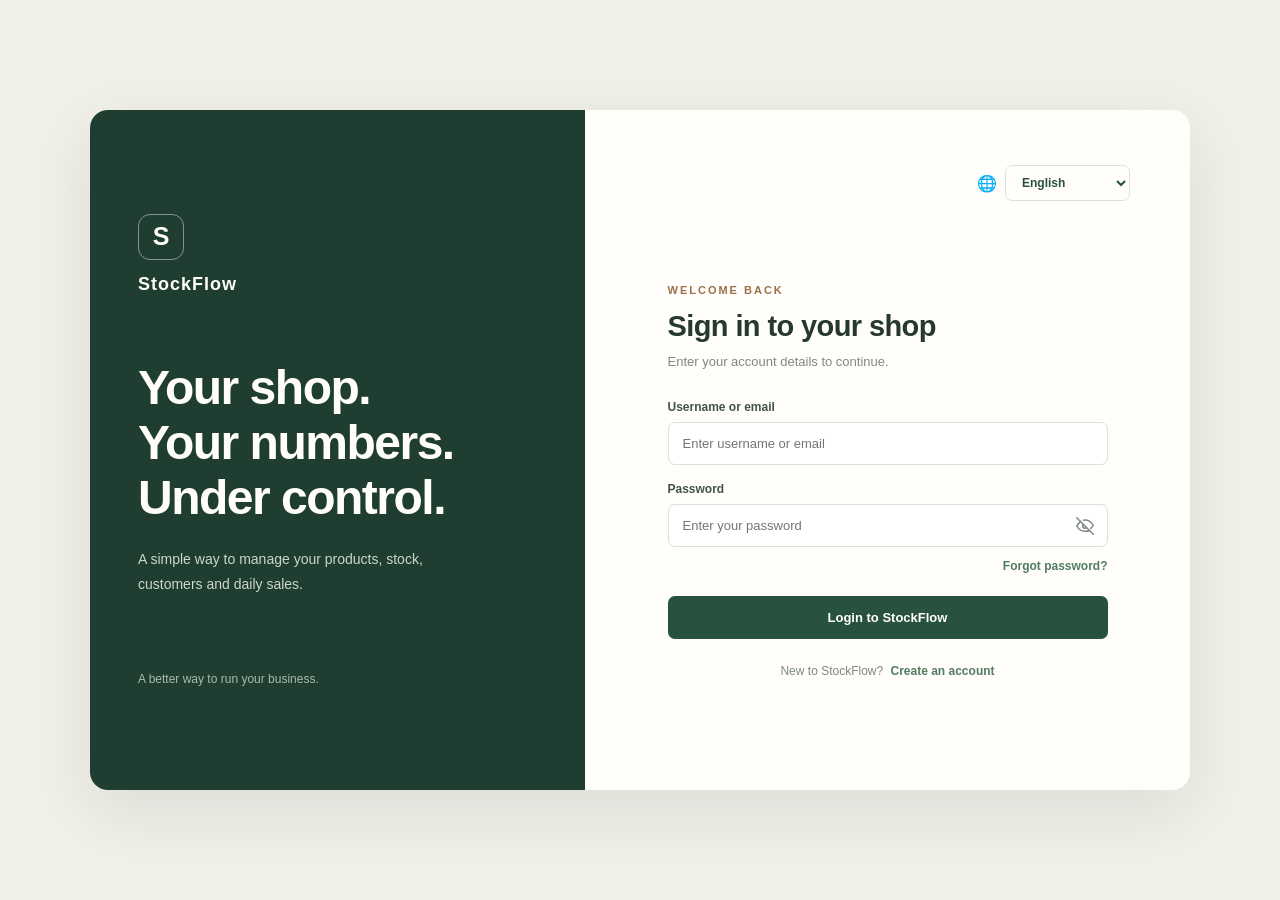
<file: index.html>
<!DOCTYPE html>
<html lang="en">
<head>
  <meta charset="UTF-8">
  <meta name="viewport" content="width=device-width, initial-scale=1.0">
  <title>StockFlow | Shop Management</title>
  <link rel="stylesheet" href="auth.css">
</head>
<body class="auth-body">

  <main class="auth-layout">
    <section class="auth-brand">
      <div class="brand-mark">S</div>
      <p class="brand-name">StockFlow</p>
      <h1>Your shop.<br>Your numbers.<br>Under control.</h1>
      <p class="brand-description">
        A simple way to manage your products, stock, customers and daily sales.
      </p>
      <div class="brand-footer">A better way to run your business.</div>
    </section>

    <section class="auth-panel">
      <div class="language-picker">
  <span>🌐</span>
  <select id="languageSelect" aria-label="Choose language">
    <option value="en">English</option>
    <option value="kn">ಕನ್ನಡ</option>
    <option value="hi">हिन्दी</option>
  </select>
</div>

      <!-- LOGIN -->
      <section id="view-login" class="auth-view">
        <span class="eyebrow">WELCOME BACK</span>
        <h2>Sign in to your shop</h2>
        <p class="muted">Enter your account details to continue.</p>

        <div id="authMessage" class="message hidden"></div>

        <form id="loginForm">
          <label for="loginId">Username or email</label>
          <input id="loginId" type="text" placeholder="Enter username or email" required>

          <label for="loginPass">Password</label>
          <input id="loginPass" type="password" placeholder="Enter your password" required>

          <div class="form-extra">
            <a href="#" id="showForgot">Forgot password?</a>
          </div>

          <button type="submit" class="primary-btn">Login to StockFlow</button>
        </form>

        <p class="auth-switch">
          <span id="newAccountText">New to StockFlow?</span>
          <a href="#" id="showRegister">Create an account</a>
        </p>

      </section>

      <!-- REGISTER -->
      <section id="view-register" class="auth-view hidden">
        <a href="#" id="registerTopBack" class="back-link">← Back to login</a>
        <span class="eyebrow">CREATE YOUR ACCOUNT</span>
        <h2>Create your shop account</h2>

        <div class="register-tabs">
          <button type="button" class="register-tab active" data-step="0">
            <span>01</span> Basic Details
          </button>
          <button type="button" class="register-tab" data-step="1">
            <span>02</span> Contact Details
          </button>
          <button type="button" class="register-tab" data-step="2">
            <span>03</span> Account Details
          </button>
        </div>

        <div id="registerMessage" class="message hidden"></div>

        <form id="registerForm">

          <!-- STEP 1 -->
          <div class="register-step" data-step-panel="0">
            <h3>Basic Details</h3>

            <label for="shopName">Shop Name</label>
            <input id="shopName" type="text" placeholder="Enter shop name" required>

            <label for="ownerName">Owner Name</label>
            <input id="ownerName" type="text" placeholder="Enter owner's name" required>

            <label for="shopType">Shop Type</label>
            <select id="shopType" required>
              <option value="">Choose shop type</option>
              <option>Grocery</option>
              <option>Medical</option>
              <option>Stationery</option>
              <option>Clothing</option>
              <option>Electronics</option>
              <option>General Store</option>
              <option>Other</option>
            </select>

            <button type="button" class="primary-btn step-next" data-next="1">
              Continue <span>→</span>
            </button>
          </div>

          <!-- STEP 2 -->
          <div class="register-step hidden" data-step-panel="1">
            <h3>Contact Details</h3>

            <label for="ownerPhone">Owner's Phone Number</label>
            <input id="ownerPhone" type="tel" maxlength="10"
              inputmode="numeric" placeholder="10-digit phone number" required>

            <label for="phone">Shop Contact Number</label>
            <input id="phone" type="tel" maxlength="10"
              inputmode="numeric" placeholder="10-digit shop number" required>

            <label for="address">Shop Address</label>
            <textarea id="address" rows="3"
              placeholder="Enter complete shop address" required></textarea>

            <label for="pincode">Pincode</label>
            <input id="pincode" type="text" maxlength="6"
              inputmode="numeric" placeholder="6-digit pincode" required>

            <div class="step-actions">
              <button type="button" class="secondary-btn step-back" data-back="0">← Back</button>
              <button type="button" class="primary-btn step-next" data-next="2">Continue →</button>
            </div>
          </div>

          <!-- STEP 3 -->
          <div class="register-step hidden" data-step-panel="2">
            <h3>Account Details</h3>

            <label for="email">Email Address</label>
            <input id="email" type="email" placeholder="you@example.com" required>

            <label for="username">Username</label>
            <input id="username" type="text" placeholder="Create a username" required>

            <label for="regPass">Password</label>
            <input id="regPass" type="password" minlength="6"
              placeholder="At least 6 characters" required>

            <label for="regConfirm">Confirm Password</label>
            <input id="regConfirm" type="password"
              placeholder="Enter password again" required>

            <div class="step-actions">
              <button type="button" class="secondary-btn step-back" data-back="1">← Back</button>
              <button type="submit" class="primary-btn">Create Account</button>
            </div>
          </div>
        </form>

        <p class="auth-switch">
          <span id="alreadyAccountText">Already have an account?</span>
          <a href="#" id="showLogin">Login</a>
        </p>
      </section>

      <!-- FORGOT PASSWORD -->
      <section id="view-forgot" class="auth-view hidden">
        <span class="eyebrow">ACCOUNT RECOVERY</span>
        <h2>Reset your password</h2>
        <p class="muted">Enter your registered email address.</p>

        <div id="forgotMessage" class="message hidden"></div>

        <form id="forgotForm">
          <label for="forgotEmail">Email Address</label>
          <input id="forgotEmail" type="email" placeholder="Enter registered email" required>

          <button type="submit" class="primary-btn">Generate reset code</button>
        </form>

        <div id="resetArea" class="hidden">
          <label for="resetCode">Reset Code</label>
          <input id="resetCode" type="text" placeholder="Enter reset code">

          <label for="newPassword">New Password</label>
          <input id="newPassword" type="password" placeholder="New password">

          <label for="confirmNewPassword">Confirm New Password</label>
          <input id="confirmNewPassword" type="password" placeholder="Confirm new password">

          <button type="button" id="resetPasswordBtn" class="primary-btn">
            Update Password
          </button>
        </div>

        <p class="auth-switch">
          <a href="#" id="backToLogin">← Back to login</a>
        </p>
      </section>

    </section>
  </main>

  <script src="auth.js"></script>
</body>
</html>
</file>
<file: auth.css>
* {
  box-sizing: border-box;
  margin: 0;
  padding: 0;
}

body {
  font-family: Arial, Helvetica, sans-serif;
  color: #26382f;
}

.auth-body {
  min-height: 100vh;
  background: #f1f0e9;
  display: flex;
  align-items: center;
  justify-content: center;
  padding: 30px;
}

.auth-layout {
  width: 100%;
  max-width: 1100px;
  min-height: 680px;
  display: grid;
  grid-template-columns: 0.9fr 1.1fr;
  background: #fffefa;
  border-radius: 18px;
  overflow: hidden;
  box-shadow: 0 20px 70px rgba(31, 54, 41, 0.10);
}

.auth-brand {
  background: #203d31;
  color: #fffefa;
  padding: 55px 48px;
  display: flex;
  flex-direction: column;
  justify-content: center;
}

.brand-mark {
  width: 46px;
  height: 46px;
  border: 1px solid rgba(255,255,255,.45);
  display: grid;
  place-items: center;
  border-radius: 12px;
  font-size: 25px;
  font-weight: bold;
  margin-bottom: 14px;
}

.brand-name {
  font-size: 18px;
  font-weight: bold;
  letter-spacing: 1px;
  margin-bottom: 65px;
}

.auth-brand h1 {
  font-size: clamp(34px, 4vw, 48px);
  line-height: 1.15;
  letter-spacing: -1.5px;
  margin-bottom: 22px;
}

.brand-description {
  color: #cbd7ce;
  line-height: 1.8;
  max-width: 330px;
  font-size: 14px;
}

.brand-footer {
  margin-top: 75px;
  color: #aabbb0;
  font-size: 12px;
}

.auth-panel {
  padding: 55px 60px;
  display: flex;
  justify-content: center;
  flex-direction: column;
}

.auth-view {
  width: 100%;
  max-width: 440px;
  margin: auto;
}

.hidden {
  display: none !important;
}

.eyebrow {
  color: #9a714b;
  font-size: 11px;
  letter-spacing: 2px;
  font-weight: bold;
}

.auth-view h2 {
  font-size: 29px;
  margin: 12px 0 9px;
  color: #26382f;
  letter-spacing: -0.6px;
}

.muted {
  color: #7e8981;
  font-size: 13px;
  line-height: 1.6;
  margin-bottom: 28px;
}

label {
  display: block;
  font-size: 12px;
  font-weight: bold;
  margin: 17px 0 8px;
  color: #425349;
}

input, select, textarea {
  width: 100%;
  border: 1px solid #dce1d9;
  border-radius: 7px;
  padding: 13px 14px;
  font-size: 13px;
  font-family: Arial, sans-serif;
  color: #26382f;
  background: #fff;
  outline: none;
  transition: border .2s, box-shadow .2s;
}

input:focus, select:focus, textarea:focus {
  border-color: #527b60;
  box-shadow: 0 0 0 3px rgba(82,123,96,.10);
}

textarea {
  resize: vertical;
}

.primary-btn {
  border: 0;
  border-radius: 7px;
  background: #28513f;
  color: white;
  width: 100%;
  padding: 14px;
  font-size: 13px;
  font-weight: bold;
  cursor: pointer;
  margin-top: 23px;
  transition: background .2s, transform .2s;
}

.primary-btn:hover {
  background: #1c3d2e;
  transform: translateY(-1px);
}

.secondary-btn {
  border: 1px solid #dce1d9;
  background: transparent;
  color: #425349;
  border-radius: 7px;
  padding: 13px 17px;
  font-size: 13px;
  cursor: pointer;
  margin-top: 23px;
}

.form-extra {
  display: flex;
  justify-content: flex-end;
  margin-top: 12px;
  font-size: 12px;
}

a {
  color: #527b60;
  text-decoration: none;
  font-weight: bold;
}

a:hover {
  text-decoration: underline;
}

.auth-switch {
  text-align: center;
  margin-top: 25px;
  font-size: 12px;
  color: #7e8981;
}

.auth-switch a {
  margin-left: 4px;
}

.register-tabs {
  display: grid;
  grid-template-columns: repeat(3, 1fr);
  gap: 7px;
  margin: 25px 0 22px;
}

.register-tab {
  background: #f4f5ef;
  color: #647168;
  border: 1px solid #e2e6de;
  border-radius: 7px;
  padding: 12px 5px;
  font-size: 11px;
  font-family: Arial, sans-serif;
  cursor: pointer;
}

.register-tab span {
  display: block;
  font-size: 10px;
  margin-bottom: 5px;
  color: #9a714b;
  font-weight: bold;
}

.register-tab.active {
  background: #e7eee6;
  color: #28513f;
  border-color: #78947e;
  font-weight: bold;
}

.register-tab.completed {
  background: #f0f3ed;
  color: #527b60;
}

.register-step h3 {
  font-size: 18px;
  font-weight: 600;
  margin-bottom: 4px;
  font-family: Arial, sans-serif;
}

.register-step label {
  margin-top: 13px;
}

.register-step input,
.register-step select,
.register-step textarea {
  padding: 11px 12px;
}

.step-actions {
  display: flex;
  gap: 10px;
}

.step-actions button {
  flex: 1;
}

.step-next {
  margin-top: 22px;
}

.message {
  padding: 11px 13px;
  border-radius: 6px;
  font-size: 12px;
  margin: 15px 0;
  line-height: 1.5;
}

.message.error {
  background: #fff0ed;
  color: #a33d2e;
  border: 1px solid #f0c8c0;
}

.message.success {
  background: #edf6ee;
  color: #28613b;
  border: 1px solid #c9dfcc;
}

@media (max-width: 800px) {
  .auth-layout {
    grid-template-columns: 1fr;
    max-width: 520px;
  }

  .auth-brand {
    padding: 30px;
  }

  .brand-name {
    margin-bottom: 25px;
  }

  .auth-brand h1 {
    font-size: 32px;
  }

  .brand-footer {
    margin-top: 25px;
  }

  .auth-panel {
    padding: 35px 25px;
  }
}

@media (max-width: 420px) {
  .auth-body {
    padding: 12px;
  }

  .register-tab {
    font-size: 10px;
  }

  .auth-view h2 {
    font-size: 24px;
  }
}
.language-picker {
  display: flex;
  align-items: center;
  justify-content: flex-end;
  gap: 8px;
  margin-bottom: 22px;
}

.language-picker select {
  width: auto;
  min-width: 125px;
  padding: 9px 12px;
  border: 1px solid #dce1d9;
  border-radius: 7px;
  background: #fffefa;
  color: #28513f;
  font-size: 12px;
  font-weight: bold;
  cursor: pointer;
}

/* Back link on the register page */
.back-link {
  display: inline-block;
  margin-bottom: 18px;
  font-size: 13px;
}

/* Show / hide password eye */
.password-field {
  position: relative;
}

.password-field input {
  padding-right: 44px;
}

.toggle-password {
  position: absolute;
  top: 50%;
  right: 6px;
  transform: translateY(-50%);
  width: 34px;
  height: 34px;
  display: grid;
  place-items: center;
  border: 0;
  background: transparent;
  color: #7e8981;
  cursor: pointer;
  border-radius: 6px;
}

.toggle-password:hover {
  color: #28513f;
  background: #f1f4ee;
}

.toggle-password:focus-visible {
  outline: 2px solid rgba(82, 123, 96, .45);
}
</file>
<file: style.css>
* {
  box-sizing: border-box;
  margin: 0;
  padding: 0;
}

:root {
  --green: #28513f;
  --green-dark: #203d31;
  --green-light: #e9f0e8;
  --cream: #f1f0e9;
  --card: #fffefa;
  --text: #293a30;
  --muted: #849087;
  --border: #e6e8e1;
  --orange: #b77940;
  --red: #b94c3e;
}

body {
  font-family: Arial, Helvetica, sans-serif;
  background: var(--cream);
  color: var(--text);
  font-size: 13px;
}

button, input, select {
  font-family: Arial, Helvetica, sans-serif;
}

button {
  cursor: pointer;
}

.hidden {
  display: none !important;
}

.app-layout {
  min-height: 100vh;
  display: flex;
}

/* SIDEBAR */

.sidebar {
  width: 245px;
  min-width: 245px;
  background: var(--green-dark);
  color: #fff;
  min-height: 100vh;
  padding: 28px 18px 20px;
  display: flex;
  flex-direction: column;
}

.sidebar-brand {
  display: flex;
  align-items: center;
  gap: 11px;
  padding: 0 9px 38px;
  font-size: 19px;
  font-weight: bold;
  letter-spacing: .5px;
}

.sidebar-logo {
  height: 36px;
  width: 36px;
  display: grid;
  place-items: center;
  border: 1px solid #789082;
  border-radius: 9px;
  font-size: 20px;
}

.sidebar-label {
  font-size: 10px;
  color: #9fb0a4;
  letter-spacing: 1.7px;
  padding: 0 11px;
  margin-bottom: 13px;
}

.side-nav {
  display: flex;
  flex-direction: column;
  gap: 6px;
}

.nav-link {
  border: 0;
  background: transparent;
  color: #c5d1c8;
  padding: 13px 12px;
  border-radius: 7px;
  text-align: left;
  font-size: 13px;
  display: flex;
  align-items: center;
  gap: 13px;
}

.nav-link span {
  width: 18px;
  text-align: center;
  font-size: 17px;
}

.nav-link:hover,
.nav-link.active {
  background: #345746;
  color: #fff;
}

.sidebar-bottom {
  margin-top: auto;
  border-top: 1px solid #405b4c;
  padding-top: 20px;
}

.sidebar-user {
  display: flex;
  align-items: center;
  gap: 10px;
  padding: 0 5px;
}

.user-avatar {
  height: 34px;
  width: 34px;
  border-radius: 50%;
  background: #d5e2d5;
  color: var(--green-dark);
  display: grid;
  place-items: center;
  font-weight: bold;
}

.sidebar-user strong {
  display: block;
  font-size: 12px;
}

.sidebar-user small {
  display: block;
  color: #aebdb2;
  margin-top: 4px;
  font-size: 10px;
}

.logout-btn {
  margin-top: 20px;
  border: 1px solid #536d5d;
  border-radius: 6px;
  background: transparent;
  color: #e0e8e1;
  width: 100%;
  padding: 10px;
  text-align: left;
  font-size: 12px;
}

.logout-btn:hover {
  background: #345746;
}

/* MAIN */

.main-area {
  flex: 1;
  min-width: 0;
}

.topbar {
  min-height: 86px;
  background: var(--card);
  border-bottom: 1px solid var(--border);
  padding: 18px 35px;
  display: flex;
  align-items: center;
  justify-content: space-between;
}

.topbar-label {
  font-size: 9px;
  letter-spacing: 1.6px;
  color: var(--muted);
  margin-bottom: 5px;
}

.topbar h1 {
  font-size: 23px;
  font-weight: 600;
}

.topbar-right {
  display: flex;
  align-items: center;
  gap: 20px;
}

.shop-chip {
  background: #f0f4ed;
  padding: 9px 13px;
  border-radius: 30px;
  font-size: 11px;
  color: var(--green);
  display: flex;
  align-items: center;
  gap: 7px;
}

.online-dot {
  width: 7px;
  height: 7px;
  background: #5c9b65;
  border-radius: 50%;
}

.top-date {
  color: var(--muted);
  font-size: 11px;
}

.content-area {
  padding: 30px 35px;
  max-width: 1600px;
  margin: auto;
}

.page-section {
  display: block;
}

.welcome-row,
.page-intro {
  display: flex;
  align-items: center;
  justify-content: space-between;
  gap: 15px;
  margin-bottom: 25px;
}

.welcome-row h2,
.page-intro h2 {
  font-size: 22px;
  font-weight: 600;
  margin-bottom: 7px;
}

.welcome-row p,
.page-intro p {
  color: var(--muted);
  font-size: 12px;
}

/* BUTTONS */

.main-button {
  border: 0;
  border-radius: 6px;
  background: var(--green);
  color: white;
  padding: 12px 17px;
  font-size: 12px;
  font-weight: bold;
}

.main-button:hover {
  background: var(--green-dark);
}

.full-button {
  width: 100%;
}

.text-button {
  border: 0;
  background: transparent;
  color: var(--green);
  font-size: 11px;
  font-weight: bold;
}

/* STAT CARDS */

.stats-grid {
  display: grid;
  grid-template-columns: repeat(4, minmax(0, 1fr));
  gap: 16px;
  margin-bottom: 22px;
}

.stat-card {
  background: var(--card);
  border: 1px solid var(--border);
  border-radius: 9px;
  padding: 19px;
  min-height: 140px;
  width: 100%;
  color: inherit;
  text-align: left;
  font: inherit;
  cursor: pointer;
  transition: transform .18s ease, box-shadow .18s ease, border-color .18s ease;
}
.stat-card:hover, .stat-card:focus-visible {
  transform: translateY(-3px);
  box-shadow: 0 8px 20px rgba(0,0,0,.09);
  border-color: var(--accent);
  outline: none;
}

.stat-top {
  display: flex;
  justify-content: space-between;
  align-items: center;
  margin-bottom: 15px;
}

.stat-label {
  color: var(--muted);
  font-size: 9px;
  letter-spacing: 1px;
  font-weight: bold;
}

.stat-icon {
  width: 29px;
  height: 29px;
  display: grid;
  place-items: center;
  border-radius: 7px;
  font-size: 14px;
  font-weight: bold;
}

.green-icon { background: #e9f1e8; color: #48704f; }
.orange-icon { background: #fbf0e4; color: #b77940; }
.blue-icon { background: #eaf0f6; color: #557b9e; }
.purple-icon { background: #f0ebf6; color: #84639f; }

.stat-card > strong {
  display: block;
  font-size: 27px;
  font-weight: 600;
  margin-bottom: 7px;
}

.stat-card > small {
  font-size: 10px;
  color: var(--muted);
}

/* PANELS AND TABLES */

.dashboard-grid {
  display: grid;
  grid-template-columns: 1.5fr 1fr;
  gap: 18px;
}

.panel {
  background: var(--card);
  border: 1px solid var(--border);
  border-radius: 9px;
  padding: 20px;
  min-width: 0;
}

.panel-heading {
  display: flex;
  justify-content: space-between;
  align-items: center;
  gap: 12px;
  margin-bottom: 18px;
}

.panel-heading h3 {
  font-size: 15px;
  font-weight: 600;
  margin-bottom: 5px;
}

.panel-heading p {
  color: var(--muted);
  font-size: 10px;
}

.table-wrap {
  overflow-x: auto;
}

table {
  border-collapse: collapse;
  width: 100%;
  white-space: nowrap;
}

th {
  text-align: left;
  padding: 12px 10px;
  font-size: 9px;
  letter-spacing: .7px;
  color: #89938b;
  background: #f7f7f2;
  font-weight: bold;
}

td {
  padding: 13px 10px;
  border-bottom: 1px solid #edf0e9;
  font-size: 11px;
  color: #4c5b51;
}

tbody tr:last-child td {
  border-bottom: 0;
}

.empty-cell {
  text-align: center;
  color: #9aa39b;
  padding: 30px;
}

.empty-note {
  color: #929b93;
  text-align: center;
  padding: 20px 10px;
  font-size: 11px;
}

.alert-count {
  color: #a65b36;
  background: #fbefe5;
  border-radius: 20px;
  padding: 6px 10px;
  font-size: 11px;
  font-weight: bold;
}

.alert-list {
  display: flex;
  flex-direction: column;
  gap: 10px;
}

.alert-item {
  padding: 12px;
  background: #fcf6ee;
  border: 1px solid #f0e4d6;
  border-radius: 6px;
  display: flex;
  justify-content: space-between;
  gap: 10px;
}

.alert-item strong {
  font-size: 11px;
}

.alert-item small {
  display: block;
  color: #987b61;
  font-size: 10px;
  margin-top: 4px;
}

.alert-qty {
  color: #a65b36;
  font-size: 11px;
  font-weight: bold;
}

/* TOOLBAR AND INPUTS */

.toolbar {
  margin-bottom: 17px;
}

.toolbar input,
.billing-products > input,
.cart-panel select {
  width: 100%;
  border: 1px solid var(--border);
  background: var(--card);
  padding: 12px 13px;
  border-radius: 6px;
  font-size: 12px;
  outline: none;
}

.toolbar input:focus,
.billing-products > input:focus,
.cart-panel select:focus {
  border-color: #78947e;
}

.status {
  display: inline-block;
  padding: 5px 8px;
  border-radius: 20px;
  font-size: 9px;
  font-weight: bold;
}

.status.good {
  color: #397147;
  background: #eaf3e9;
}

.status.low {
  color: #a34e32;
  background: #fbeee6;
}

.action-btn {
  border: 1px solid #dce3da;
  color: var(--green);
  background: transparent;
  padding: 6px 9px;
  border-radius: 5px;
  font-size: 10px;
  margin-right: 4px;
}

.action-btn:hover {
  background: #eef3ec;
}

.action-btn.delete {
  color: #ad4e40;
  border-color: #efd8d3;
}

.action-btn.delete:hover {
  background: #fff0ed;
}

/* MODALS */

.modal {
  position: fixed;
  inset: 0;
  background: rgba(20, 35, 27, .48);
  z-index: 10;
  display: flex;
  justify-content: center;
  align-items: center;
  padding: 20px;
}

.modal-card {
  width: 100%;
  max-width: 440px;
  background: var(--card);
  border-radius: 10px;
  padding: 25px;
  box-shadow: 0 15px 50px rgba(0,0,0,.15);
  max-height: 90vh;
  overflow-y: auto;
}

.modal-heading {
  display: flex;
  justify-content: space-between;
  margin-bottom: 15px;
}

.modal-heading h3 {
  font-size: 17px;
  margin-bottom: 5px;
}

.modal-heading p {
  color: var(--muted);
  font-size: 11px;
}

.close-modal {
  border: 0;
  background: transparent;
  font-size: 25px;
  color: #89938b;
}

.modal-card label,
.cart-panel label {
  display: block;
  font-size: 11px;
  font-weight: bold;
  margin: 14px 0 7px;
}

.modal-card input {
  width: 100%;
  border: 1px solid var(--border);
  border-radius: 6px;
  padding: 11px;
  font-size: 12px;
  outline: none;
}

.modal-card input:focus {
  border-color: #78947e;
}

.two-fields {
  display: grid;
  grid-template-columns: 1fr 1fr;
  gap: 12px;
}

/* BILLING */

.billing-layout {
  display: grid;
  grid-template-columns: 1.3fr 1fr;
  gap: 18px;
  align-items: start;
}

.billing-products > input {
  margin-bottom: 14px;
}

.billing-product-list {
  display: flex;
  flex-direction: column;
  gap: 9px;
  max-height: 510px;
  overflow-y: auto;
}

.billing-product {
  border: 1px solid var(--border);
  border-radius: 7px;
  padding: 12px;
  display: flex;
  justify-content: space-between;
  align-items: center;
  gap: 12px;
}

.billing-product strong {
  font-size: 12px;
}

.billing-product small {
  display: block;
  color: var(--muted);
  font-size: 10px;
  margin-top: 5px;
}

.billing-product .product-price {
  color: var(--green);
  font-weight: bold;
  font-size: 12px;
  margin-top: 5px;
}

.add-cart-btn {
  border: 1px solid #cdd9cd;
  background: #eff4ed;
  color: var(--green);
  padding: 8px 11px;
  border-radius: 5px;
  font-size: 10px;
  font-weight: bold;
}

.add-cart-btn:disabled {
  opacity: .45;
  cursor: not-allowed;
}

.cart-items {
  margin-top: 15px;
  min-height: 120px;
  max-height: 330px;
  overflow-y: auto;
}

.cart-row {
  display: flex;
  justify-content: space-between;
  gap: 10px;
  padding: 12px 0;
  border-bottom: 1px solid var(--border);
}

.cart-row strong {
  display: block;
  font-size: 11px;
}

.cart-row small {
  display: block;
  color: var(--muted);
  font-size: 10px;
  margin-top: 5px;
}

.quantity-controls {
  display: flex;
  align-items: center;
  gap: 7px;
  margin-top: 6px;
}

.quantity-controls button {
  width: 22px;
  height: 22px;
  border: 1px solid var(--border);
  background: #f6f7f2;
  border-radius: 4px;
}

.cart-line-total {
  font-size: 11px;
  font-weight: bold;
  white-space: nowrap;
}

.bill-total {
  display: flex;
  justify-content: space-between;
  align-items: center;
  padding: 17px 0;
  margin-top: 12px;
  border-top: 1px solid var(--border);
}

.bill-total span {
  font-size: 12px;
  color: var(--muted);
}

.bill-total strong {
  font-size: 21px;
  color: var(--green);
}

.message {
  margin-top: 12px;
  border-radius: 6px;
  padding: 10px;
  font-size: 11px;
}

.message.error {
  color: #a33d2e;
  background: #fff0ed;
}

.message.success {
  color: #28613b;
  background: #edf6ee;
}

.receipt-panel {
  margin-top: 20px;
}

.receipt-paper {
  max-width: 520px;
  margin: 10px auto;
  padding: 25px;
  border: 1px dashed #cbd2c8;
  color: #28382e;
}

.receipt-paper h2,
.receipt-paper p {
  text-align: center;
}

.receipt-paper h2 {
  font-size: 19px;
  margin-bottom: 6px;
}

.receipt-paper p {
  font-size: 11px;
  line-height: 1.6;
}

.receipt-paper table {
  margin-top: 18px;
}

.receipt-paper .receipt-total {
  text-align: right;
  font-size: 17px;
  font-weight: bold;
  margin-top: 18px;
}

/* SALES */

.sales-summary {
  display: grid;
  grid-template-columns: 1fr 1fr;
  gap: 15px;
  margin-bottom: 17px;
}

.summary-box span {
  display: block;
  color: var(--muted);
  font-size: 11px;
  margin-bottom: 9px;
}

.summary-box strong {
  font-size: 23px;
  color: var(--green);
}

/* RESPONSIVE */

@media (max-width: 1100px) {
  .stats-grid {
    grid-template-columns: repeat(2, 1fr);
  }

  .dashboard-grid,
  .billing-layout {
    grid-template-columns: 1fr;
  }
}

@media (max-width: 750px) {
  .sidebar {
    width: 70px;
    min-width: 70px;
    padding: 20px 9px;
  }

  .sidebar-brand {
    justify-content: center;
    padding: 0 0 30px;
  }

  .sidebar-brand > span,
  .sidebar-label,
  .nav-link:not(.active) {
    font-size: 0;
  }

  .nav-link {
    justify-content: center;
    padding: 13px 5px;
  }

  .nav-link span {
    font-size: 18px;
  }

  .sidebar-user {
    justify-content: center;
  }

  .sidebar-user > div:last-child,
  .logout-btn {
    font-size: 0;
  }

  .logout-btn {
    text-align: center;
  }

  .topbar {
    padding: 16px;
  }

  .content-area {
    padding: 20px 15px;
  }

  .top-date {
    display: none;
  }
}

@media (max-width: 480px) {
  .stats-grid {
    grid-template-columns: 1fr 1fr;
    gap: 9px;
  }

  .stat-card {
    padding: 13px;
  }

  .stat-card > strong {
    font-size: 21px;
  }

  .welcome-row,
  .page-intro {
    align-items: flex-start;
    flex-direction: column;
  }

  .topbar h1 {
    font-size: 19px;
  }

  .shop-chip {
    display: none;
  }

  .sales-summary {
    grid-template-columns: 1fr;
  }
}

/* PRINT RECEIPT */

@media print {
  body * {
    visibility: hidden;
  }

  #receiptContent,
  #receiptContent * {
    visibility: visible;
  }

  #receiptContent {
    position: absolute;
    left: 0;
    top: 0;
    width: 100%;
  }

  .receipt-paper {
    border: 0;
    max-width: 100%;
  }
}
/* =================================
   STOCKFLOW COLLAPSIBLE SIDEBAR
================================= */

.app-layout {
  display: block;
}

.sidebar {
  position: fixed;
  top: 0;
  left: 0;
  height: 100vh;
  min-height: 100vh;
  width: 260px;
  min-width: 260px;
  z-index: 1001;
  transform: translateX(-100%);
  transition: transform .28s ease;
  overflow-y: auto;
}

.sidebar.open {
  transform: translateX(0);
}

.main-area {
  width: 100%;
  min-height: 100vh;
}

.sidebar-backdrop {
  position: fixed;
  inset: 0;
  background: rgba(0, 0, 0, .4);
  z-index: 1000;
  opacity: 0;
  visibility: hidden;
  transition: opacity .25s ease, visibility .25s ease;
}

.sidebar-backdrop.show {
  opacity: 1;
  visibility: visible;
}

/* TOPBAR */

.topbar {
  position: sticky;
  top: 0;
  z-index: 100;
  padding: 15px 30px;
}

.topbar-left {
  display: flex;
  align-items: center;
  gap: 17px;
}

.icon-button {
  width: 40px;
  height: 40px;
  border: 1px solid var(--border);
  border-radius: 9px;
  background: var(--card);
  color: var(--text);
  font-size: 21px;
  display: grid;
  place-items: center;
  transition: .2s;
}

.icon-button:hover {
  background: var(--green-light);
  color: var(--green);
}

.topbar-right {
  gap: 13px;
}

.settings-wrapper {
  position: relative;
}

#settingsToggle {
  font-size: 20px;
}

.settings-panel {
  position: absolute;
  top: 50px;
  right: 0;
  width: 280px;
  padding: 19px;
  background: var(--card);
  border: 1px solid var(--border);
  border-radius: 12px;
  box-shadow: 0 12px 35px rgba(0, 0, 0, .13);
  z-index: 1100;
}

.settings-heading {
  display: flex;
  justify-content: space-between;
  align-items: center;
  margin-bottom: 20px;
}

.settings-heading strong {
  font-size: 14px;
}

.settings-close {
  background: transparent;
  border: none;
  font-size: 23px;
  color: var(--muted);
  cursor: pointer;
}

.setting-group {
  margin-bottom: 17px;
}

.setting-group label {
  display: block;
  margin-bottom: 8px;
  color: var(--text);
  font-size: 12px;
  font-weight: bold;
}

.setting-group select {
  width: 100%;
  padding: 11px;
  border: 1px solid var(--border);
  border-radius: 7px;
  background: var(--card);
  color: var(--text);
  outline: none;
  font-size: 12px;
}

.setting-group select:focus {
  border-color: var(--green);
}

.settings-note {
  font-size: 10px;
  color: var(--muted);
  margin-top: 5px;
}

/* =================================
   FONT STYLE
================================= */

body,
button,
input,
select,
textarea {
  font-family: var(--app-font, Arial, Helvetica, sans-serif);
}

/* =================================
   FONT SIZE
   Scales the interface for readability
================================= */

body[data-font-size="small"] {
  zoom: .92;
}

body[data-font-size="medium"] {
  zoom: 1;
}

body[data-font-size="large"] {
  zoom: 1.08;
}

body[data-font-size="extra-large"] {
  zoom: 1.16;
}

/* =================================
   DARK MODE
================================= */


/* =====================================================
   STOCKFLOW - PREMIUM DARK MODE + SYSTEM DEFAULT
   Emerald Green | Gold | Lavender | Pink
===================================================== */

/* ---------- DARK MODE COLOURS ---------- */

body[data-theme="dark"],
body[data-theme="system"] {
    --cream: #111B17;
    --card: #1B2922;
    --text: #F1F7F2;
    --muted: #B0C2B5;
    --border: #354C3E;
    --green: #55C987;
    --green-dark: #14251B;
    --green-light: #294B37;
    --orange: #F4B75E;
    --red: #F18A83;
}

/* ---------- APPLY SYSTEM DEFAULT ONLY WHEN WINDOWS IS DARK ---------- */

@media (prefers-color-scheme: dark) {
    body[data-theme="system"] {
        color-scheme: dark;
        background: #111B17;
        color: #F1F7F2;
    }
}

/* ---------- EXPLICIT DARK MODE ---------- */

body[data-theme="dark"] {
    color-scheme: dark;
    background: #111B17;
    color: #F1F7F2;
}

/* ---------- MAIN BACKGROUND ---------- */

body[data-theme="dark"] .main-area,
body[data-theme="system"] .main-area {
    background: #111B17;
    color: #F1F7F2;
}

body[data-theme="dark"] .content-area,
body[data-theme="system"] .content-area {
    background: #111B17;
    color: #F1F7F2;
}

/* ---------- SIDEBAR ---------- */

body[data-theme="dark"] .sidebar,
body[data-theme="system"] .sidebar {
    background: #101D17;
    color: #FFFFFF;
    border-color: #354C3E;
}

body[data-theme="dark"] .nav-link,
body[data-theme="system"] .nav-link {
    color: #C5D8CA;
}

body[data-theme="dark"] .nav-link:hover,
body[data-theme="system"] .nav-link:hover {
    background: #263E30;
    color: #FFFFFF;
}

body[data-theme="dark"] .nav-link.active,
body[data-theme="system"] .nav-link.active {
    background: #285B3D;
    color: #FFFFFF;
    border-left: 3px solid #66E39A;
}

/* ---------- HEADER AND CARDS ---------- */

body[data-theme="dark"] .topbar,
body[data-theme="system"] .topbar,
body[data-theme="dark"] .panel,
body[data-theme="system"] .panel,
body[data-theme="dark"] .stat-card,
body[data-theme="system"] .stat-card,
body[data-theme="dark"] .modal-card,
body[data-theme="system"] .modal-card,
body[data-theme="dark"] .settings-panel,
body[data-theme="system"] .settings-panel {
    background: #1B2922;
    color: #F1F7F2;
    border-color: #354C3E;
}

/* ---------- HEADINGS AND TEXT ---------- */

body[data-theme="dark"] h1,
body[data-theme="dark"] h2,
body[data-theme="dark"] h3,
body[data-theme="system"] h1,
body[data-theme="system"] h2,
body[data-theme="system"] h3 {
    color: #F1F7F2;
}

body[data-theme="dark"] p,
body[data-theme="dark"] label,
body[data-theme="dark"] small,
body[data-theme="system"] p,
body[data-theme="system"] label,
body[data-theme="system"] small {
    color: #B0C2B5;
}

/* ---------- DASHBOARD STAT CARDS ---------- */

body[data-theme="dark"] .stat-card:nth-child(1),
body[data-theme="system"] .stat-card:nth-child(1) {
    border-top: 3px solid #55C987;
}

body[data-theme="dark"] .stat-card:nth-child(2),
body[data-theme="system"] .stat-card:nth-child(2) {
    border-top: 3px solid #F4B75E;
}

body[data-theme="dark"] .stat-card:nth-child(3),
body[data-theme="system"] .stat-card:nth-child(3) {
    border-top: 3px solid #A99AFF;
}

body[data-theme="dark"] .stat-card:nth-child(4),
body[data-theme="system"] .stat-card:nth-child(4) {
    border-top: 3px solid #F18DBB;
}

body[data-theme="dark"] .stat-card > strong,
body[data-theme="system"] .stat-card > strong {
    color: #FFFFFF;
}

body[data-theme="dark"] .stat-card:nth-child(1) .stat-icon,
body[data-theme="system"] .stat-card:nth-child(1) .stat-icon {
    background: #214B36;
    color: #76E0A0;
}

body[data-theme="dark"] .stat-card:nth-child(2) .stat-icon,
body[data-theme="system"] .stat-card:nth-child(2) .stat-icon {
    background: #49371F;
    color: #FFD18A;
}

body[data-theme="dark"] .stat-card:nth-child(3) .stat-icon,
body[data-theme="system"] .stat-card:nth-child(3) .stat-icon {
    background: #302D50;
    color: #C2B9FF;
}

body[data-theme="dark"] .stat-card:nth-child(4) .stat-icon,
body[data-theme="system"] .stat-card:nth-child(4) .stat-icon {
    background: #492B40;
    color: #FFB5D7;
}

/* ---------- TABLES ---------- */

body[data-theme="dark"] th,
body[data-theme="system"] th {
    background: #263B2E;
    color: #C4E8CE;
    border-color: #354C3E;
}

body[data-theme="dark"] td,
body[data-theme="system"] td {
    background: #1B2922;
    color: #E5F0E8;
    border-color: #354C3E;
}

body[data-theme="dark"] tbody tr:hover td,
body[data-theme="system"] tbody tr:hover td {
    background: #26382D;
}

/* ---------- INPUTS AND SELECT BOXES ---------- */

body[data-theme="dark"] input,
body[data-theme="dark"] select,
body[data-theme="dark"] textarea,
body[data-theme="system"] input,
body[data-theme="system"] select,
body[data-theme="system"] textarea {
    background: #26372D;
    color: #FFFFFF;
    border: 1px solid #4A6653;
}

body[data-theme="dark"] input::placeholder,
body[data-theme="dark"] textarea::placeholder,
body[data-theme="system"] input::placeholder,
body[data-theme="system"] textarea::placeholder {
    color: #A8B7AC;
}

body[data-theme="dark"] option,
body[data-theme="system"] option {
    background: #26372D;
    color: #FFFFFF;
}

/* ---------- BUTTONS ---------- */

body[data-theme="dark"] .main-button,
body[data-theme="system"] .main-button {
    background: #269B5C;
    color: #FFFFFF;
}

body[data-theme="dark"] .main-button:hover,
body[data-theme="system"] .main-button:hover {
    background: #35B875;
}

body[data-theme="dark"] .text-button,
body[data-theme="system"] .text-button {
    color: #75DDA0;
}

body[data-theme="dark"] .action-btn,
body[data-theme="system"] .action-btn {
    background: #26372D;
    color: #C1E5CC;
    border-color: #4A6051;
}

/* ---------- INVENTORY AND STOCK ---------- */

body[data-theme="dark"] .alert-item,
body[data-theme="system"] .alert-item {
    background: #3A2D1D;
    border: 1px solid #76552B;
}

body[data-theme="dark"] .alert-item strong,
body[data-theme="dark"] .alert-qty,
body[data-theme="system"] .alert-item strong,
body[data-theme="system"] .alert-qty {
    color: #FFD18A;
}

body[data-theme="dark"] .status.good,
body[data-theme="system"] .status.good {
    background: #214B36;
    color: #8FE5AA;
}

body[data-theme="dark"] .status.low,
body[data-theme="system"] .status.low {
    background: #49331F;
    color: #FFD18A;
}

/* ---------- BILLING ---------- */

body[data-theme="dark"] .billing-product,
body[data-theme="system"] .billing-product {
    background: #26372D;
    color: #FFFFFF;
    border-color: #455B4B;
}

body[data-theme="dark"] .billing-product .product-price,
body[data-theme="dark"] .bill-total strong,
body[data-theme="system"] .billing-product .product-price,
body[data-theme="system"] .bill-total strong {
    color: #75DDA0;
}

body[data-theme="dark"] .quantity-controls button,
body[data-theme="system"] .quantity-controls button {
    background: #34483B;
    color: #FFFFFF;
    border-color: #536D5D;
}

/* ---------- SETTINGS ---------- */

body[data-theme="dark"] .settings-panel,
body[data-theme="system"] .settings-panel {
    background: #202F26;
    border: 1px solid #47604D;
}

/* ---------- SHOP AND ICON BUTTONS ---------- */

body[data-theme="dark"] .shop-chip,
body[data-theme="dark"] .icon-button,
body[data-theme="system"] .shop-chip,
body[data-theme="system"] .icon-button {
    background: #294638;
    color: #D8F0DF;
    border-color: #456451;
}

/* ---------- HISTORY AND REPORTS ---------- */

body[data-theme="dark"] .history-summary div,
body[data-theme="dark"] .report-summary div,
body[data-theme="system"] .history-summary div,
body[data-theme="system"] .report-summary div {
    background: #293E32;
    color: #F1F7F2;
}

body[data-theme="dark"] .report-paper,
body[data-theme="system"] .report-paper {
    background: #1B2922;
    color: #F1F7F2;
    border-color: #455B4B;
}

/* ---------- SCROLLBAR ---------- */

body[data-theme="dark"] *,
body[data-theme="system"] * {
    scrollbar-color: #547D60 #1B2922;
}

/* ---------- PRINT RECEIPT: KEEP WHITE ---------- */

@media print {
    body[data-theme="dark"] .receipt-paper,
    body[data-theme="system"] .receipt-paper {
        background: #FFFFFF !important;
        color: #28382E !important;
    }
}

/* MOBILE */

@media (max-width: 750px) {
  .sidebar {
    width: 270px;
    min-width: 270px;
  }

  .sidebar-brand {
    justify-content: flex-start;
    padding: 0 9px 38px;
  }

  .sidebar-brand > span {
    font-size: 19px;
  }

  .sidebar-label {
    font-size: 10px;
  }

  .nav-link {
    justify-content: flex-start;
    font-size: 13px;
    padding: 13px 12px;
  }

  .nav-link span {
    font-size: 17px;
  }

  .sidebar-user {
    justify-content: flex-start;
  }

  .sidebar-user > div:last-child {
    font-size: 12px;
  }

  .logout-btn {
    font-size: 12px;
    text-align: left;
  }

  .topbar {
    padding: 14px;
  }

  .topbar-left {
    gap: 10px;
  }

  .topbar-right {
    gap: 8px;
  }
}

@media (max-width: 480px) {
  .topbar-label {
    font-size: 8px;
  }

  .topbar h1 {
    font-size: 17px;
  }

  .settings-panel {
    position: fixed;
    top: 70px;
    right: 10px;
    width: min(290px, calc(100vw - 20px));
  }

  .topbar-right {
    gap: 6px;
  }

  .icon-button {
    width: 36px;
    height: 36px;
  }
}

/* =================================
   ADDED: sidebar fix, weekly chart, billing name box, quantity box
================================= */

/* Font size zoom now applies to the main page only, not the sidebar */
body[data-font-size] { zoom: 1 !important; }
body[data-font-size="small"] .main-area { zoom: .92; }
body[data-font-size="large"] .main-area { zoom: 1.08; }
body[data-font-size="extra-large"] .main-area { zoom: 1.16; }

.sidebar {
  height: 100vh;
  height: 100dvh;
  overflow-x: hidden;
  overflow-y: auto;
  scrollbar-width: thin;
  scrollbar-color: #5f8a73 transparent;
}
.sidebar > * { flex-shrink: 0; }
.sidebar::-webkit-scrollbar { width: 6px; }
.sidebar::-webkit-scrollbar-thumb { background: #5f8a73; border-radius: 6px; }

/* Weekly line chart */
.week-panel { margin-bottom: 18px; }
.line-svg { width: 100%; max-width: 640px; height: auto; display: block; margin: 0 auto; }
.line-axis { stroke: var(--border); stroke-width: 1; }
.line-path { fill: none; stroke: var(--green); stroke-width: 3; stroke-linejoin: round; stroke-linecap: round; }
.line-area { fill: var(--green); opacity: .12; }
.line-dot { fill: var(--card); stroke: var(--green); stroke-width: 3; }
.line-num { fill: var(--text); font-size: 13px; font-weight: bold; text-anchor: middle; }
.line-day { fill: var(--muted); font-size: 12px; text-anchor: middle; }

/* Typed customer name in billing */
.cart-panel input#billCustomerName {
  width: 100%; padding: 12px 13px; font-size: 12px; outline: none;
  border: 1px solid var(--border); border-radius: 6px;
  background: var(--card); color: var(--text);
}

/* Typeable quantity in the bill */
.quantity-controls .qty-input {
  width: 56px;
  height: 28px;
  padding: 0 4px;
  text-align: center;
  font-size: 12px;
  border: 1px solid var(--border);
  border-radius: 4px;
  background: var(--card);
  color: var(--text);
}
.quantity-controls button { width: 28px; height: 28px; }

/* =================================
   ADDED: category filter and expiry dates
================================= */

.toolbar { display: flex; gap: 10px; }
.toolbar input { flex: 1; }

.toolbar select,
.billing-products > select {
  border: 1px solid var(--border);
  background: var(--card);
  color: var(--text);
  padding: 12px 13px;
  border-radius: 6px;
  font-size: 12px;
  outline: none;
}

.billing-products > select { width: 100%; margin-bottom: 14px; }
.billing-products > input { margin-bottom: 10px; }

.expiry-panel { margin-top: 18px; }
.expiry-date { color: var(--muted); font-size: 10px; margin-left: 4px; }

/* =================================
   ADDED: customer history and daily closing report
================================= */

.modal-card.history-card { max-width: 660px; }

.history-summary { display: grid; grid-template-columns: repeat(3, 1fr); gap: 10px; margin-bottom: 14px; }
.history-summary div { background: var(--green-light); border-radius: 8px; padding: 10px 12px; }
.history-summary span { display: block; color: var(--muted); font-size: 10px; margin-bottom: 4px; }
.history-summary strong { font-size: 14px; }

.report-tools { display: flex; align-items: center; gap: 8px; flex-wrap: wrap; }
.report-tools input {
  border: 1px solid var(--border); background: var(--card); color: var(--text);
  padding: 9px 10px; border-radius: 6px; font-size: 12px;
}

.report-paper {
  background: #fff;
  color: #1f2d25;
  border: 1px solid var(--border);
  border-radius: 8px;
  padding: 24px;
  margin-top: 14px;
  overflow-x: auto;
}
.report-paper h2 { font-size: 19px; margin-bottom: 4px; }
.report-paper h4 { margin: 20px 0 8px; font-size: 13px; }
.report-paper .report-sub { font-size: 11px; line-height: 1.6; color: #5c6a61; }
.report-paper ul { padding-left: 18px; font-size: 12px; line-height: 1.8; }
.report-paper table { width: 100%; border-collapse: collapse; font-size: 11px; }
.report-paper th, .report-paper td { color: #1f2d25; text-align: left; padding: 7px 8px; border-bottom: 1px solid #e3e7e0; }
.report-paper th { background: #f3f5ef; }
.report-summary { display: grid; grid-template-columns: repeat(4, 1fr); gap: 10px; margin: 16px 0 4px; }
.report-summary div { background: #f3f5ef; border-radius: 8px; padding: 10px 12px; }
.report-summary span { display: block; color: #5c6a61; font-size: 10px; margin-bottom: 4px; }
.report-summary strong { font-size: 15px; }

@media (max-width: 600px) {
  .history-summary, .report-summary { grid-template-columns: repeat(2, 1fr); }
}

@media print {
  #reportContent,
  #reportContent * { visibility: visible; }

  #reportContent {
    position: absolute;
    left: 0;
    top: 0;
    width: 100%;
  }

  .report-paper { border: 0; padding: 0; }
}

/* =================================
   ADDED: pending payments (udhar)
================================= */

.cart-panel input#billPaidNow {
  width: 100%; padding: 12px 13px; font-size: 12px; outline: none;
  border: 1px solid var(--border); border-radius: 6px;
  background: var(--card); color: var(--text);
}

.pending-panel { margin-top: 18px; }

.history-summary { grid-template-columns: repeat(auto-fit, minmax(110px, 1fr)); }
#historyReceiveBtn { margin-bottom: 14px; }
/* Inventory low-stock filter emphasis */
.low-stock-row { background: rgba(220, 145, 55, .09); }
#billingAddCustomer { margin: 5px 0 10px; }
.payment-history { margin: 16px 0; }
.payment-history h4 { margin: 0 0 8px; }
</file>
